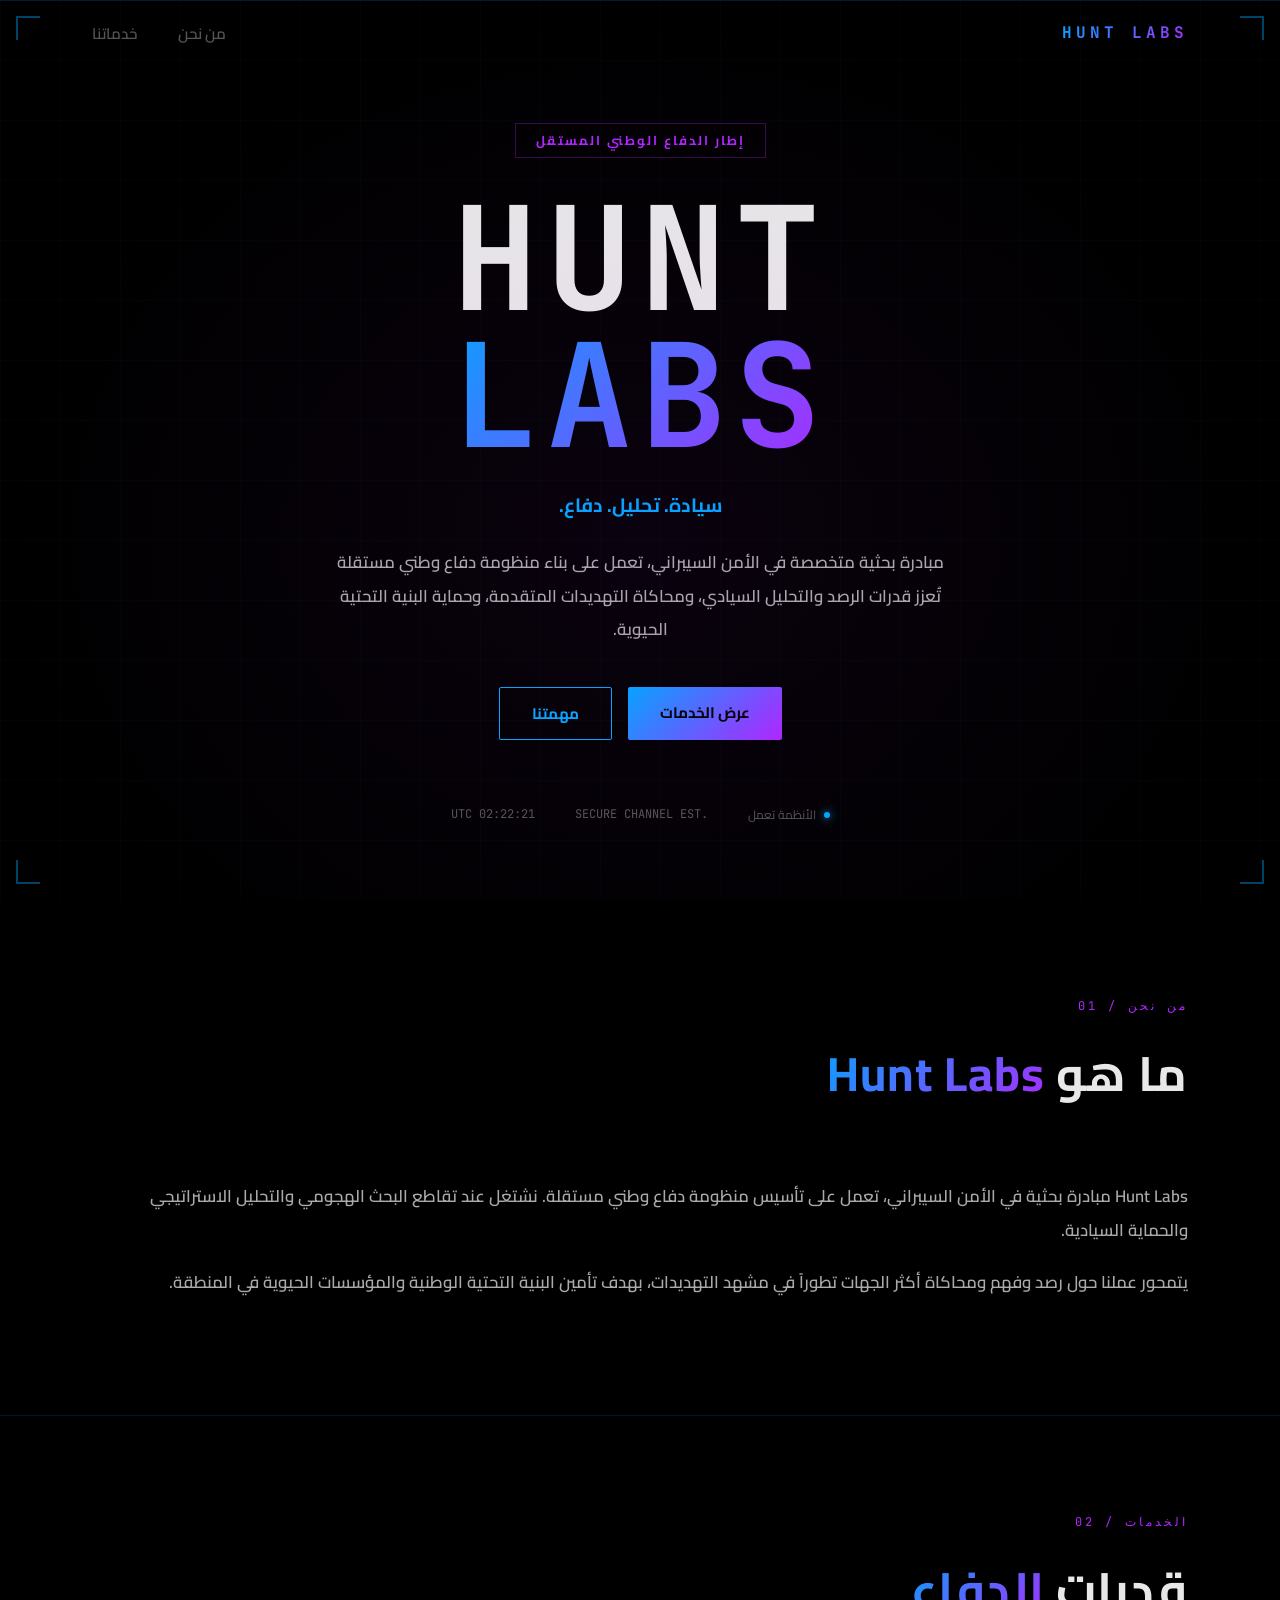
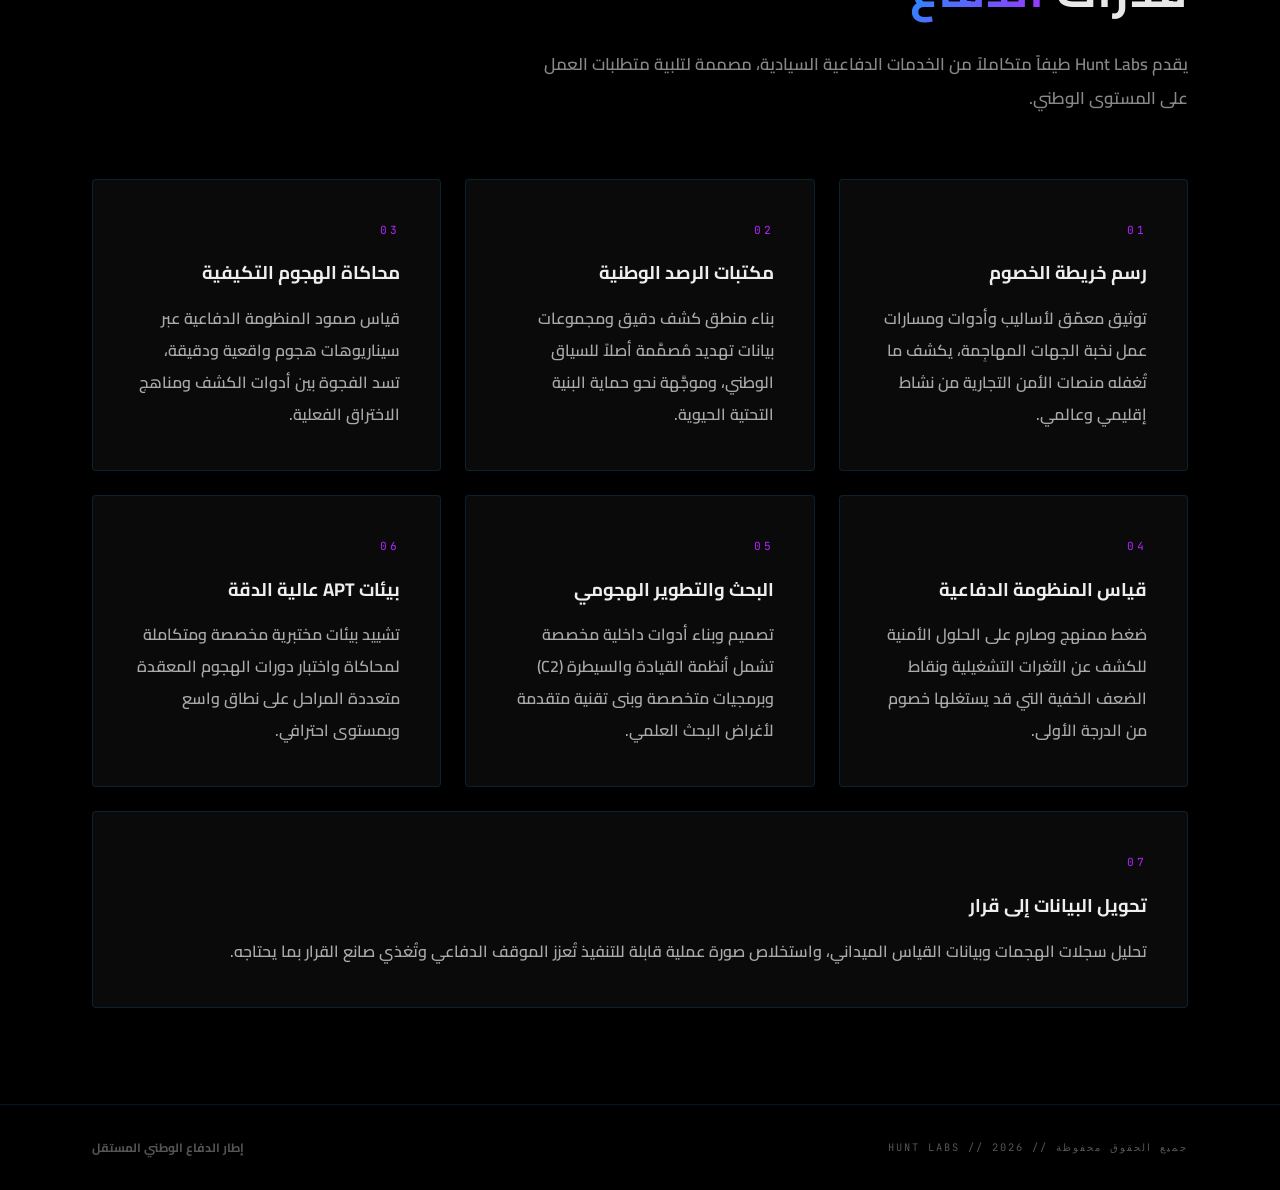
<file: index.html>
<!DOCTYPE html>
<html lang="ar" dir="rtl">
<head>
    <meta charset="UTF-8">
    <meta name="viewport" content="width=device-width, initial-scale=1.0">
    <meta name="description" content="Hunt Labs مبادرة بحثية في الأمن السيبراني مكرسة لبناء إطار دفاع وطني مستقل.">
    <title>Hunt Labs | الدفاع الوطني المستقل</title>
    <link rel="preconnect" href="https://fonts.googleapis.com">
    <link rel="preconnect" href="https://fonts.gstatic.com" crossorigin>
    <link href="https://fonts.googleapis.com/css2?family=Cairo:wght@300;400;600;700;900&family=JetBrains+Mono:wght@400;600&display=swap" rel="stylesheet">
    <link rel="stylesheet" href="style.css">
</head>
<body>

    <!-- Corner Brackets -->
    <div class="corner top-left"></div>
    <div class="corner top-right"></div>
    <div class="corner bottom-left"></div>
    <div class="corner bottom-right"></div>

    <!-- Navigation -->
    <nav id="navbar">
        <div class="nav-inner">
            <div class="nav-logo">
                <span class="nav-logo-text">HUNT LABS</span>
            </div>
            <ul class="nav-links">
                <li><a href="#about">من نحن</a></li>
                <li><a href="#services">خدماتنا</a></li>
            </ul>
            <button class="menu-toggle" id="menuToggle" aria-label="فتح القائمة">
                <span></span><span></span><span></span>
            </button>
        </div>
    </nav>

    <!-- Hero -->
    <section id="hero">
        <div class="hero-grid-overlay"></div>
        <div class="hero-content">
            <div class="hero-badge">إطار الدفاع الوطني المستقل</div>
            <h1 class="hero-title">
                HUNT<br><span class="gradient-text">LABS</span>
            </h1>
            <p class="hero-tagline">سيادة. تحليل. دفاع.</p>
            <p class="hero-description">
                مبادرة بحثية متخصصة في الأمن السيبراني، تعمل على بناء منظومة دفاع وطني مستقلة تُعزز قدرات الرصد والتحليل السيادي، ومحاكاة التهديدات المتقدمة، وحماية البنية التحتية الحيوية.
            </p>
            <div class="hero-cta">
                <a href="#services" class="btn-primary">عرض الخدمات</a>
                <a href="#about" class="btn-secondary">مهمتنا</a>
            </div>
        </div>
        <div class="hero-status-bar">
            <span class="status-item"><span class="status-dot active"></span>الأنظمة تعمل</span>
            <span class="status-item mono">SECURE CHANNEL EST.</span>
            <span class="status-item mono" id="clock"></span>
        </div>
    </section>

    <!-- About -->
    <section id="about">
        <div class="container">
            <div class="section-header">
                <span class="section-label mono">01 / من نحن</span>
                <h2 class="section-title">ما هو <span class="gradient-text">Hunt Labs</span></h2>
            </div>
            <div class="about-grid">
                <div class="about-text">
                    <p>Hunt Labs مبادرة بحثية في الأمن السيبراني، تعمل على تأسيس منظومة دفاع وطني مستقلة. نشتغل عند تقاطع البحث الهجومي والتحليل الاستراتيجي والحماية السيادية.</p>
                    <p>يتمحور عملنا حول رصد وفهم ومحاكاة أكثر الجهات تطوراً في مشهد التهديدات، بهدف تأمين البنية التحتية الوطنية والمؤسسات الحيوية في المنطقة.</p>
                </div>
            </div>
        </div>
    </section>

    <!-- Services -->
    <section id="services">
        <div class="container">
            <div class="section-header">
                <span class="section-label mono">02 / الخدمات</span>
                <h2 class="section-title">قدرات <span class="gradient-text">الدفاع</span></h2>
                <p class="section-subtitle">يقدم Hunt Labs طيفاً متكاملاً من الخدمات الدفاعية السيادية، مصممة لتلبية متطلبات العمل على المستوى الوطني.</p>
            </div>
            <div class="services-grid">

                <div class="service-card" data-num="01">
                    <div class="service-num mono">01</div>
                    <h3 class="service-title">رسم خريطة الخصوم</h3>
                    <p class="service-desc">توثيق معمّق لأساليب وأدوات ومسارات عمل نخبة الجهات المهاجِمة، يكشف ما تُغفله منصات الأمن التجارية من نشاط إقليمي وعالمي.</p>
                </div>

                <div class="service-card" data-num="02">
                    <div class="service-num mono">02</div>
                    <h3 class="service-title">مكتبات الرصد الوطنية</h3>
                    <p class="service-desc">بناء منطق كشف دقيق ومجموعات بيانات تهديد مُصمَّمة أصلاً للسياق الوطني، وموجَّهة نحو حماية البنية التحتية الحيوية.</p>
                </div>

                <div class="service-card" data-num="03">
                    <div class="service-num mono">03</div>
                    <h3 class="service-title">محاكاة الهجوم التكيفية</h3>
                    <p class="service-desc">قياس صمود المنظومة الدفاعية عبر سيناريوهات هجوم واقعية ودقيقة، تسد الفجوة بين أدوات الكشف ومناهج الاختراق الفعلية.</p>
                </div>

                <div class="service-card" data-num="04">
                    <div class="service-num mono">04</div>
                    <h3 class="service-title">قياس المنظومة الدفاعية</h3>
                    <p class="service-desc">ضغط ممنهج وصارم على الحلول الأمنية للكشف عن الثغرات التشغيلية ونقاط الضعف الخفية التي قد يستغلها خصوم من الدرجة الأولى.</p>
                </div>

                <div class="service-card" data-num="05">
                    <div class="service-num mono">05</div>
                    <h3 class="service-title">البحث والتطوير الهجومي</h3>
                    <p class="service-desc">تصميم وبناء أدوات داخلية مخصصة تشمل أنظمة القيادة والسيطرة (C2) وبرمجيات متخصصة وبنى تقنية متقدمة لأغراض البحث العلمي.</p>
                </div>

                <div class="service-card" data-num="06">
                    <div class="service-num mono">06</div>
                    <h3 class="service-title">بيئات APT عالية الدقة</h3>
                    <p class="service-desc">تشييد بيئات مختبرية مخصصة ومتكاملة لمحاكاة واختبار دورات الهجوم المعقدة متعددة المراحل على نطاق واسع وبمستوى احترافي.</p>
                </div>

                <div class="service-card service-card-wide" data-num="07">
                    <div class="service-num mono">07</div>
                    <h3 class="service-title">تحويل البيانات إلى قرار</h3>
                    <p class="service-desc">تحليل سجلات الهجمات وبيانات القياس الميداني، واستخلاص صورة عملية قابلة للتنفيذ تُعزز الموقف الدفاعي وتُغذي صانع القرار بما يحتاجه.</p>
                </div>

            </div>
        </div>
    </section>

    <!-- Footer -->
    <footer>
        <div class="container footer-inner">
            <span class="mono footer-copy">HUNT LABS // جميع الحقوق محفوظة // 2026</span>
            <span class="footer-tag">إطار الدفاع الوطني المستقل</span>
        </div>
    </footer>

    <script src="script.js"></script>
</body>
</html>
</file>
<file: style.css>
/* =========================================
   Hunt Labs – Arabic RTL Version
   Based on Neon Cyberpunk Theme
   Font: Cairo (Arabic) / JetBrains Mono
   ========================================= */

:root {
    --bg: #000000;
    --surface: #0A0A0A;
    --blue: #00A8FF;
    --purple: #B026FF;
    --gradient: linear-gradient(135deg, #00A8FF, #B026FF);
    --glow-blue: rgba(0, 168, 255, 0.5);
    --text: #e8e8e8;
    --muted: #555;
    --border: rgba(0, 168, 255, 0.15);
}

*, *::before, *::after { margin: 0; padding: 0; box-sizing: border-box; }
html { scroll-behavior: smooth; }

body {
    background-color: var(--bg);
    color: var(--text);
    font-family: 'Cairo', sans-serif;
    font-weight: 400;
    line-height: 1.8;
    overflow-x: hidden;
    direction: rtl;
    text-align: right;
    -webkit-text-size-adjust: 100%;
}

body::before {
    content: '';
    position: fixed;
    inset: 0;
    background-image:
        linear-gradient(rgba(0,168,255,0.03) 1px, transparent 1px),
        linear-gradient(90deg, rgba(0,168,255,0.03) 1px, transparent 1px);
    background-size: 60px 60px;
    pointer-events: none;
    z-index: 0;
}

.corner {
    position: fixed;
    width: 24px; height: 24px;
    border: 2px solid var(--blue);
    z-index: 999;
    opacity: 0.4;
}
.top-left    { top: 16px; left: 16px; border-right: none; border-bottom: none; }
.top-right   { top: 16px; right: 16px; border-left: none; border-bottom: none; }
.bottom-left { bottom: 16px; left: 16px; border-right: none; border-top: none; }
.bottom-right{ bottom: 16px; right: 16px; border-left: none; border-top: none; }

.mono { font-family: 'JetBrains Mono', monospace; direction: ltr; }
.gradient-text {
    background: var(--gradient);
    -webkit-background-clip: text;
    -webkit-text-fill-color: transparent;
    background-clip: text;
}
.container { max-width: 1160px; margin: 0 auto; padding: 0 2rem; }

/* ---- NAVBAR ---- */
#navbar {
    position: fixed;
    top: 0; left: 0; right: 0;
    z-index: 100;
    border-bottom: 1px solid transparent;
    transition: background 0.4s, border-color 0.4s;
}
#navbar.scrolled {
    background: rgba(0,0,0,0.9);
    backdrop-filter: blur(12px);
    border-color: var(--border);
}
.nav-inner {
    display: flex;
    align-items: center;
    justify-content: space-between;
    max-width: 1160px;
    margin: 0 auto;
    padding: 1.2rem 2rem;
}
.nav-logo { display: flex; align-items: center; gap: 0.8rem; }
.nav-logo-text {
    font-family: 'JetBrains Mono', monospace;
    font-size: 1rem;
    font-weight: 700;
    letter-spacing: 4px;
    background: var(--gradient);
    -webkit-background-clip: text;
    -webkit-text-fill-color: transparent;
    background-clip: text;
    direction: ltr;
}
.nav-links { display: flex; list-style: none; gap: 2.5rem; }
.nav-links a {
    color: var(--muted);
    text-decoration: none;
    font-size: 0.95rem;
    font-weight: 600;
    transition: color 0.3s;
}
.nav-links a:hover { color: var(--blue); }

.menu-toggle {
    display: none;
    flex-direction: column;
    gap: 5px;
    background: none;
    border: none;
    cursor: pointer;
    padding: 4px;
}
.menu-toggle span {
    display: block; width: 24px; height: 2px;
    background: var(--blue);
    transition: 0.3s;
}

/* ---- HERO ---- */
#hero {
    position: relative;
    min-height: 100vh;
    display: flex;
    flex-direction: column;
    align-items: center;
    justify-content: center;
    text-align: center;
    padding: 7rem 2rem 4rem;
    overflow: hidden;
}
.hero-grid-overlay {
    position: absolute;
    inset: 0;
    background: radial-gradient(ellipse at 50% 60%, rgba(176,38,255,0.06), transparent 70%);
    pointer-events: none;
}
.hero-badge {
    font-family: 'Cairo', sans-serif;
    font-size: 0.8rem;
    font-weight: 700;
    letter-spacing: 2px;
    color: var(--purple);
    border: 1px solid rgba(176,38,255,0.3);
    padding: 5px 20px;
    display: inline-block;
    margin-bottom: 2rem;
}
.hero-title {
    font-family: 'JetBrains Mono', monospace;
    font-size: clamp(2.8rem, 12vw, 9rem);
    font-weight: 700;
    line-height: 0.95;
    letter-spacing: 8px;
    margin-bottom: 1.5rem;
    direction: ltr;
}
.hero-tagline {
    font-size: clamp(1rem, 3.5vw, 1.2rem);
    font-weight: 700;
    color: var(--blue);
    margin-bottom: 1.5rem;
}
.hero-description {
    max-width: 650px;
    color: #aaa;
    font-size: clamp(0.95rem, 3.5vw, 1.05rem);
    font-weight: 600;
    margin: 0 auto 2.5rem;
    padding: 0 0.5rem;
    line-height: 2;
}
.hero-cta { display: flex; gap: 1rem; justify-content: center; flex-wrap: wrap; margin-bottom: 4rem; }
.btn-primary {
    background: var(--gradient);
    color: #000;
    text-decoration: none;
    padding: 0.75rem 2rem;
    font-family: 'Cairo', sans-serif;
    font-weight: 700;
    font-size: 0.95rem;
    transition: opacity 0.3s, transform 0.3s;
    border-radius: 2px;
}
.btn-primary:hover { opacity: 0.85; transform: translateY(-2px); }
.btn-secondary {
    border: 1px solid var(--blue);
    color: var(--blue);
    text-decoration: none;
    padding: 0.75rem 2rem;
    font-family: 'Cairo', sans-serif;
    font-size: 0.95rem;
    font-weight: 700;
    transition: background 0.3s, transform 0.3s;
    border-radius: 2px;
}
.btn-secondary:hover { background: rgba(0,168,255,0.08); transform: translateY(-2px); }
.hero-status-bar {
    display: flex;
    gap: 2.5rem;
    font-size: 0.75rem;
    color: var(--muted);
    flex-wrap: wrap;
    justify-content: center;
}
.status-item { display: flex; align-items: center; gap: 0.5rem; }
.status-dot { width: 6px; height: 6px; border-radius: 50%; background: var(--muted); }
.status-dot.active { background: var(--blue); box-shadow: 0 0 8px var(--blue); animation: pulse 2s infinite; }
@keyframes pulse { 0%,100% { opacity: 1; } 50% { opacity: 0.4; } }

/* ---- SECTIONS ---- */
section { padding: 6rem 0; position: relative; z-index: 1; }
section:nth-child(even) { border-top: 1px solid var(--border); }
.section-header { margin-bottom: 4rem; }
.section-label {
    font-size: 0.75rem;
    letter-spacing: 3px;
    color: var(--purple);
    display: block;
    margin-bottom: 0.75rem;
    direction: ltr;
    text-align: right;
}
.section-title { font-size: clamp(1.6rem, 6vw, 3rem); font-weight: 700; letter-spacing: 1px; margin-bottom: 1rem; }
.section-subtitle { color: #888; font-weight: 600; max-width: 650px; font-size: clamp(0.92rem, 3.5vw, 1.05rem); line-height: 2; }

/* ---- ABOUT ---- */
.about-grid { display: grid; grid-template-columns: 1fr; gap: 2rem; align-items: start; }
.about-text p { color: #aaa; font-weight: 600; margin-bottom: 1.2rem; font-size: clamp(0.92rem, 3.5vw, 1.05rem); line-height: 2; }

/* ---- SERVICES ---- */
.services-grid {
    display: grid;
    grid-template-columns: repeat(3, 1fr);
    gap: 1.5rem;
}
.service-card-wide { grid-column: span 3; }
.service-card {
    background: var(--surface);
    border: 1px solid var(--border);
    padding: 2.5rem;
    border-radius: 4px;
    position: relative;
    overflow: hidden;
    transition: border-color 0.4s, transform 0.4s, box-shadow 0.4s;
}
.service-card::before {
    content: '';
    position: absolute;
    top: 0; right: -100%;
    width: 100%; height: 2px;
    background: var(--gradient);
    transition: right 0.5s ease;
}
.service-card:hover { border-color: rgba(0,168,255,0.4); transform: translateY(-6px); box-shadow: 0 12px 30px rgba(0,168,255,0.07); }
.service-card:hover::before { right: 0; }
.service-num {
    font-family: 'JetBrains Mono', monospace;
    font-size: 0.7rem;
    letter-spacing: 3px;
    color: var(--purple);
    margin-bottom: 1rem;
    display: block;
    direction: ltr;
}
.service-title { font-size: clamp(1rem, 3.5vw, 1.15rem); font-weight: 700; margin-bottom: 0.8rem; color: #eee; }
.service-desc { font-size: clamp(0.9rem, 3vw, 1rem); color: #aaa; font-weight: 600; line-height: 2; }

/* ---- FOOTER ---- */
footer {
    border-top: 1px solid var(--border);
    padding: 2rem 0;
    z-index: 1;
    position: relative;
}
.footer-inner {
    display: flex;
    justify-content: space-between;
    align-items: center;
    flex-wrap: wrap;
    gap: 1rem;
}
.footer-copy { font-size: 0.65rem; letter-spacing: 2px; color: var(--muted); direction: ltr; }
.footer-tag { font-size: 0.75rem; font-weight: 700; color: var(--muted); }

/* ---- RESPONSIVE ---- */
@media (max-width: 900px) {
    .about-grid { grid-template-columns: 1fr; gap: 2.5rem; }
    .services-grid { grid-template-columns: 1fr 1fr; }
    .service-card-wide { grid-column: span 2; }
}
@media (max-width: 768px) {
    .nav-inner { padding: 1rem 1.2rem; }
    .container { padding: 0 1.2rem; }
    section { padding: 4rem 0; }
    .section-header { margin-bottom: 2.5rem; }
    .hero-status-bar { gap: 1.2rem; }
}
@media (max-width: 600px) {
    .corner { display: none; }
    .nav-links {
        display: none;
        flex-direction: column;
        position: fixed;
        top: 0; left: 0; right: 0; bottom: 0;
        background: rgba(0,0,0,0.97);
        justify-content: center;
        align-items: center;
        gap: 2.5rem;
        z-index: 99;
    }
    .nav-links.open { display: flex; }
    .nav-links a { font-size: 1.2rem; font-weight: 700; }
    .menu-toggle { display: flex; z-index: 100; }
    .services-grid { grid-template-columns: 1fr; }
    .service-card-wide { grid-column: span 1; }
    .service-card { padding: 1.8rem 1.4rem; }
    .footer-inner { flex-direction: column; text-align: center; }
    .hero-cta { flex-direction: column; align-items: center; }
    .btn-primary, .btn-secondary { width: 100%; max-width: 280px; text-align: center; }
}
@media (max-width: 380px) {
    .hero-title { letter-spacing: 5px; }
}
</file>
